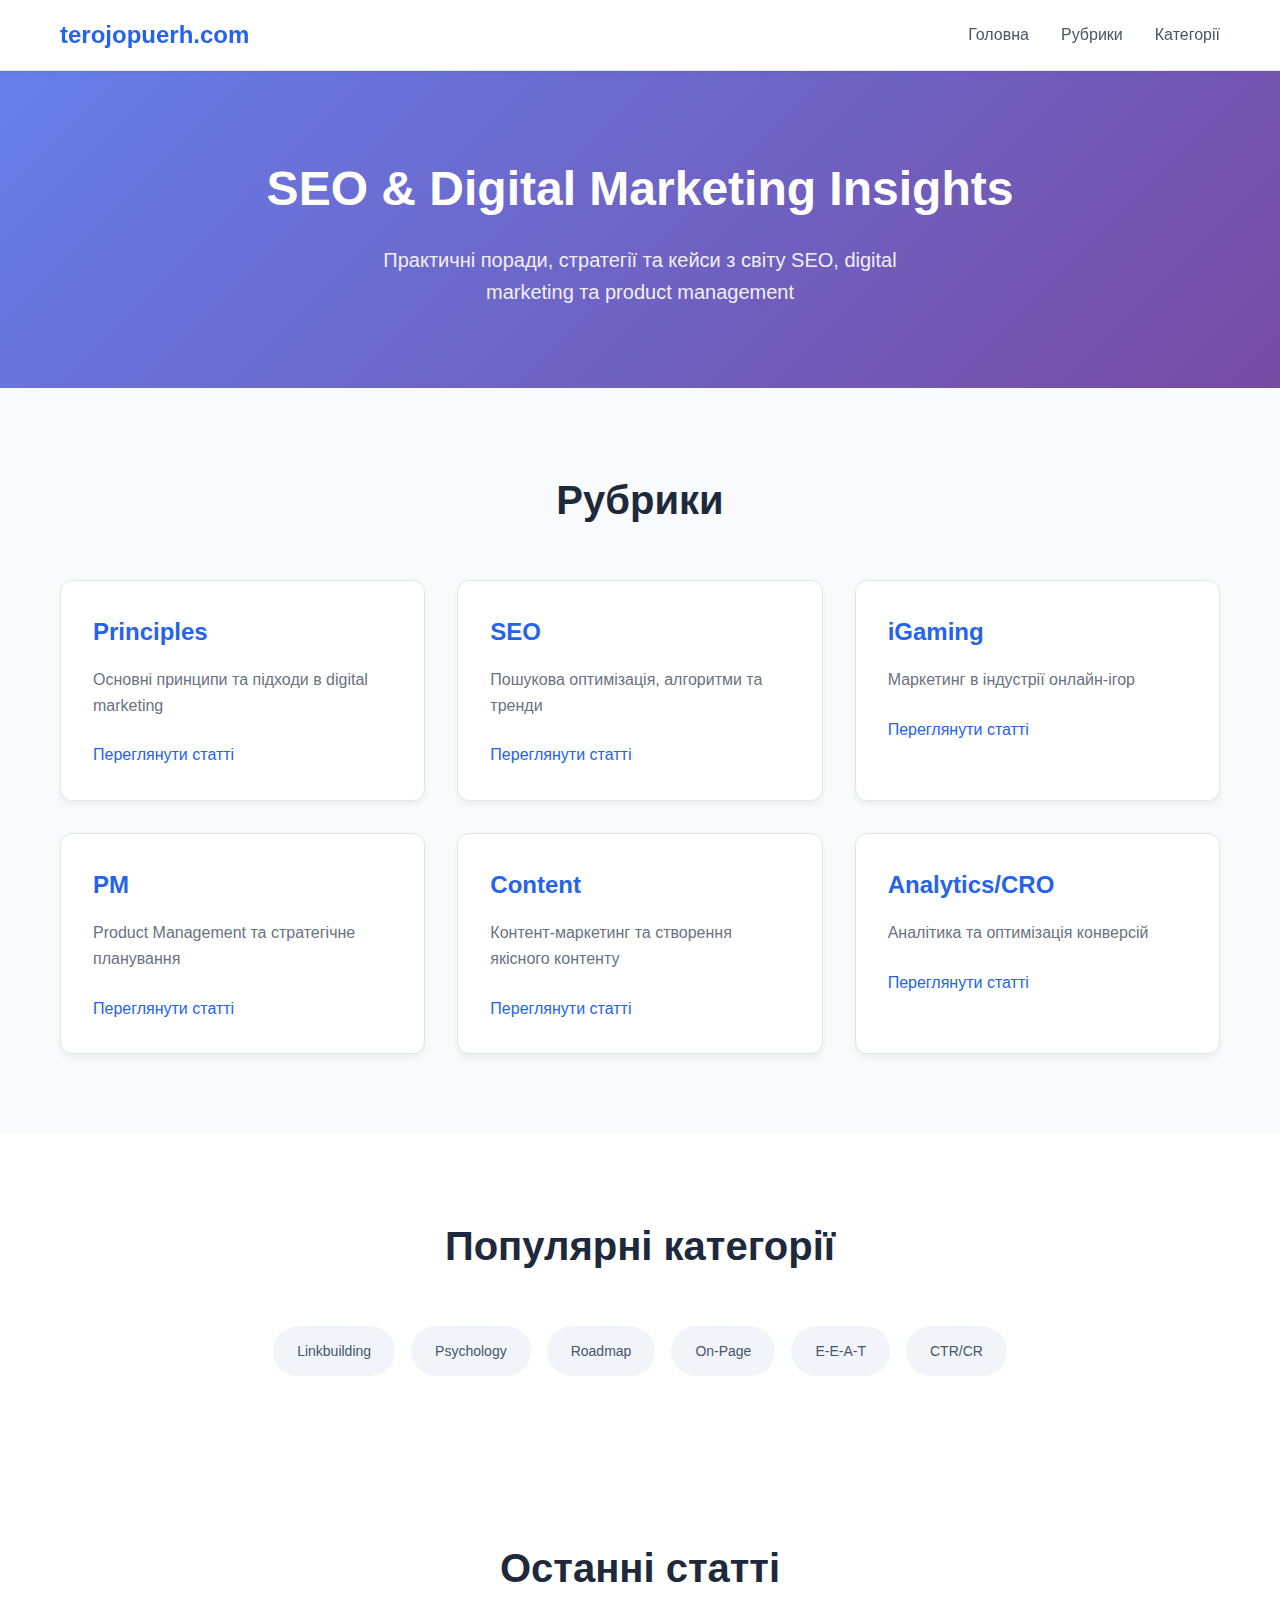
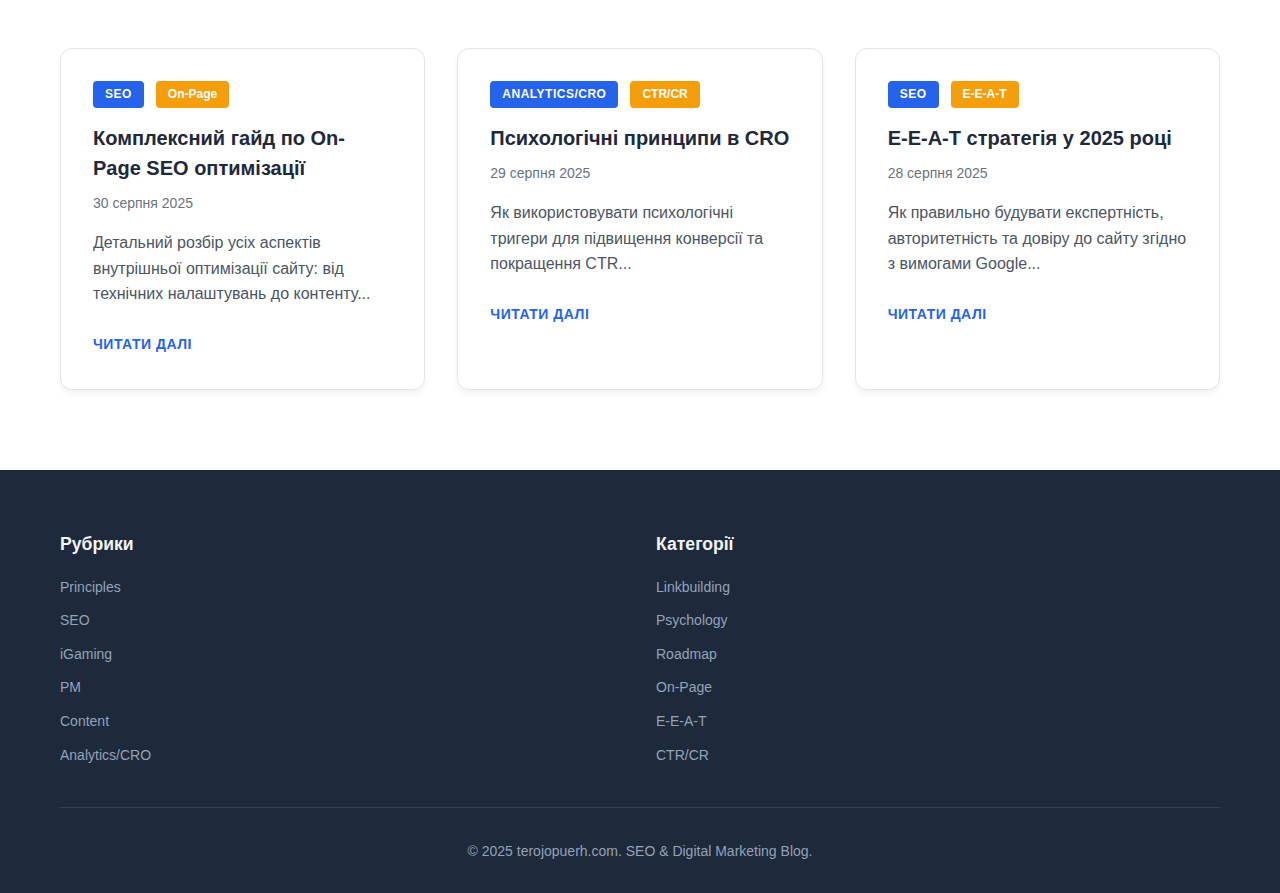
<file: index.html>
<!DOCTYPE html>
<html lang="uk">
<head>
    <meta charset="UTF-8">
    <meta name="viewport" content="width=device-width, initial-scale=1.0">
    <title>SEO & Digital Marketing Blog - terojopuerh.com</title>
    <link rel="stylesheet" href="styles.css">
</head>
<body>
    <header>
        <nav class="navbar">
            <div class="nav-container">
                <h1 class="nav-logo">terojopuerh.com</h1>
                <ul class="nav-menu">
                    <li class="nav-item">
                        <a href="#" class="nav-link">Головна</a>
                    </li>
                    <li class="nav-item dropdown">
                        <a href="#" class="nav-link">Рубрики</a>
                        <ul class="dropdown-menu">
                            <li><a href="#principles">Principles</a></li>
                            <li><a href="#seo">SEO</a></li>
                            <li><a href="#igaming">iGaming</a></li>
                            <li><a href="#pm">PM</a></li>
                            <li><a href="#content">Content</a></li>
                            <li><a href="#analytics">Analytics/CRO</a></li>
                        </ul>
                    </li>
                    <li class="nav-item dropdown">
                        <a href="#" class="nav-link">Категорії</a>
                        <ul class="dropdown-menu">
                            <li><a href="#linkbuilding">Linkbuilding</a></li>
                            <li><a href="#psychology">Psychology</a></li>
                            <li><a href="#roadmap">Roadmap</a></li>
                            <li><a href="#on-page">On-Page</a></li>
                            <li><a href="#eeat">E-E-A-T</a></li>
                            <li><a href="#ctr">CTR/CR</a></li>
                        </ul>
                    </li>
                </ul>
            </div>
        </nav>
    </header>

    <main>
        <section class="hero">
            <div class="container">
                <h2>SEO & Digital Marketing Insights</h2>
                <p>Практичні поради, стратегії та кейси з світу SEO, digital marketing та product management</p>
            </div>
        </section>

        <section class="sections-overview">
            <div class="container">
                <h2>Рубрики</h2>
                <div class="sections-grid">
                    <div class="section-card" id="principles">
                        <h3>Principles</h3>
                        <p>Основні принципи та підходи в digital marketing</p>
                        <a href="sections/principles.html" class="section-link">Переглянути статті</a>
                    </div>
                    <div class="section-card" id="seo">
                        <h3>SEO</h3>
                        <p>Пошукова оптимізація, алгоритми та тренди</p>
                        <a href="sections/seo.html" class="section-link">Переглянути статті</a>
                    </div>
                    <div class="section-card" id="igaming">
                        <h3>iGaming</h3>
                        <p>Маркетинг в індустрії онлайн-ігор</p>
                        <a href="sections/igaming.html" class="section-link">Переглянути статті</a>
                    </div>
                    <div class="section-card" id="pm">
                        <h3>PM</h3>
                        <p>Product Management та стратегічне планування</p>
                        <a href="sections/pm.html" class="section-link">Переглянути статті</a>
                    </div>
                    <div class="section-card" id="content">
                        <h3>Content</h3>
                        <p>Контент-маркетинг та створення якісного контенту</p>
                        <a href="sections/content.html" class="section-link">Переглянути статті</a>
                    </div>
                    <div class="section-card" id="analytics">
                        <h3>Analytics/CRO</h3>
                        <p>Аналітика та оптимізація конверсій</p>
                        <a href="sections/analytics.html" class="section-link">Переглянути статті</a>
                    </div>
                </div>
            </div>
        </section>

        <section class="categories-overview">
            <div class="container">
                <h2>Популярні категорії</h2>
                <div class="categories-grid">
                    <div class="category-tag" id="linkbuilding">
                        <a href="categories/linkbuilding.html">Linkbuilding</a>
                    </div>
                    <div class="category-tag" id="psychology">
                        <a href="categories/psychology.html">Psychology</a>
                    </div>
                    <div class="category-tag" id="roadmap">
                        <a href="categories/roadmap.html">Roadmap</a>
                    </div>
                    <div class="category-tag" id="on-page">
                        <a href="categories/on-page.html">On-Page</a>
                    </div>
                    <div class="category-tag" id="eeat">
                        <a href="categories/eeat.html">E-E-A-T</a>
                    </div>
                    <div class="category-tag" id="ctr">
                        <a href="categories/ctr.html">CTR/CR</a>
                    </div>
                </div>
            </div>
        </section>

        <section class="latest-posts">
            <div class="container">
                <h2>Останні статті</h2>
                <div class="posts-grid">
                    <article class="post-card">
                        <div class="post-meta">
                            <span class="post-section">SEO</span>
                            <span class="post-category">On-Page</span>
                        </div>
                        <h3><a href="posts/on-page-optimization-guide.html">Комплексний гайд по On-Page SEO оптимізації</a></h3>
                        <time class="post-date">30 серпня 2025</time>
                        <p class="post-excerpt">
                            Детальний розбір усіх аспектів внутрішньої оптимізації сайту: від технічних налаштувань до контенту...
                        </p>
                        <a href="posts/on-page-optimization-guide.html" class="read-more">Читати далі</a>
                    </article>

                    <article class="post-card">
                        <div class="post-meta">
                            <span class="post-section">Analytics/CRO</span>
                            <span class="post-category">CTR/CR</span>
                        </div>
                        <h3><a href="posts/cro-psychology-principles.html">Психологічні принципи в CRO</a></h3>
                        <time class="post-date">29 серпня 2025</time>
                        <p class="post-excerpt">
                            Як використовувати психологічні тригери для підвищення конверсії та покращення CTR...
                        </p>
                        <a href="posts/cro-psychology-principles.html" class="read-more">Читати далі</a>
                    </article>

                    <article class="post-card">
                        <div class="post-meta">
                            <span class="post-section">SEO</span>
                            <span class="post-category">E-E-A-T</span>
                        </div>
                        <h3><a href="posts/eeat-strategy-2025.html">E-E-A-T стратегія у 2025 році</a></h3>
                        <time class="post-date">28 серпня 2025</time>
                        <p class="post-excerpt">
                            Як правильно будувати експертність, авторитетність та довіру до сайту згідно з вимогами Google...
                        </p>
                        <a href="posts/eeat-strategy-2025.html" class="read-more">Читати далі</a>
                    </article>
                </div>
            </div>
        </section>
    </main>

    <footer>
        <div class="container">
            <div class="footer-content">
                <div class="footer-section">
                    <h4>Рубрики</h4>
                    <ul>
                        <li><a href="sections/principles.html">Principles</a></li>
                        <li><a href="sections/seo.html">SEO</a></li>
                        <li><a href="sections/igaming.html">iGaming</a></li>
                        <li><a href="sections/pm.html">PM</a></li>
                        <li><a href="sections/content.html">Content</a></li>
                        <li><a href="sections/analytics.html">Analytics/CRO</a></li>
                    </ul>
                </div>
                <div class="footer-section">
                    <h4>Категорії</h4>
                    <ul>
                        <li><a href="categories/linkbuilding.html">Linkbuilding</a></li>
                        <li><a href="categories/psychology.html">Psychology</a></li>
                        <li><a href="categories/roadmap.html">Roadmap</a></li>
                        <li><a href="categories/on-page.html">On-Page</a></li>
                        <li><a href="categories/eeat.html">E-E-A-T</a></li>
                        <li><a href="categories/ctr.html">CTR/CR</a></li>
                    </ul>
                </div>
            </div>
            <div class="footer-bottom">
                <p>&copy; 2025 terojopuerh.com. SEO & Digital Marketing Blog.</p>
            </div>
        </div>
    </footer>
</body>
</html>
</file>
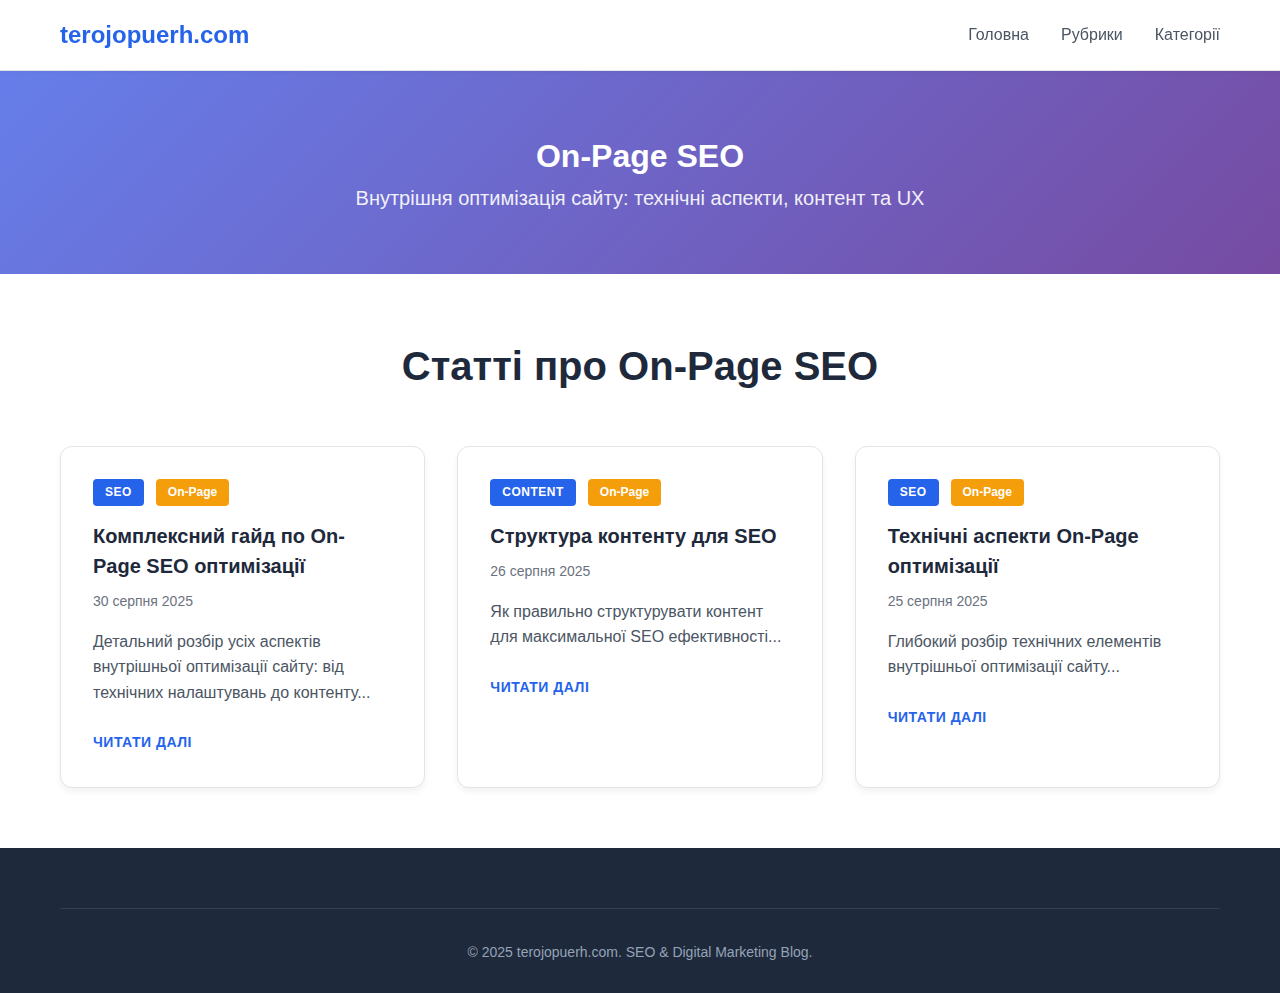
<file: categories/on-page.html>
<!DOCTYPE html>
<html lang="uk">
<head>
    <meta charset="UTF-8">
    <meta name="viewport" content="width=device-width, initial-scale=1.0">
    <title>On-Page SEO - Категорія - terojopuerh.com</title>
    <link rel="stylesheet" href="../styles.css">
</head>
<body>
    <header>
        <nav class="navbar">
            <div class="nav-container">
                <h1 class="nav-logo"><a href="../index.html" style="text-decoration: none; color: inherit;">terojopuerh.com</a></h1>
                <ul class="nav-menu">
                    <li class="nav-item">
                        <a href="../index.html" class="nav-link">Головна</a>
                    </li>
                    <li class="nav-item dropdown">
                        <a href="#" class="nav-link">Рубрики</a>
                        <ul class="dropdown-menu">
                            <li><a href="../sections/principles.html">Principles</a></li>
                            <li><a href="../sections/seo.html">SEO</a></li>
                            <li><a href="../sections/igaming.html">iGaming</a></li>
                            <li><a href="../sections/pm.html">PM</a></li>
                            <li><a href="../sections/content.html">Content</a></li>
                            <li><a href="../sections/analytics.html">Analytics/CRO</a></li>
                        </ul>
                    </li>
                    <li class="nav-item dropdown">
                        <a href="#" class="nav-link">Категорії</a>
                        <ul class="dropdown-menu">
                            <li><a href="linkbuilding.html">Linkbuilding</a></li>
                            <li><a href="psychology.html">Psychology</a></li>
                            <li><a href="roadmap.html">Roadmap</a></li>
                            <li><a href="on-page.html">On-Page</a></li>
                            <li><a href="eeat.html">E-E-A-T</a></li>
                            <li><a href="ctr.html">CTR/CR</a></li>
                        </ul>
                    </li>
                </ul>
            </div>
        </nav>
    </header>

    <main>
        <section class="hero" style="padding: 60px 0;">
            <div class="container">
                <h1>On-Page SEO</h1>
                <p>Внутрішня оптимізація сайту: технічні аспекти, контент та UX</p>
            </div>
        </section>

        <section class="latest-posts" style="padding: 60px 0;">
            <div class="container">
                <h2>Статті про On-Page SEO</h2>
                <div class="posts-grid">
                    <article class="post-card">
                        <div class="post-meta">
                            <span class="post-section">SEO</span>
                            <span class="post-category">On-Page</span>
                        </div>
                        <h3><a href="../posts/on-page-optimization-guide.html">Комплексний гайд по On-Page SEO оптимізації</a></h3>
                        <time class="post-date">30 серпня 2025</time>
                        <p class="post-excerpt">
                            Детальний розбір усіх аспектів внутрішньої оптимізації сайту: від технічних налаштувань до контенту...
                        </p>
                        <a href="../posts/on-page-optimization-guide.html" class="read-more">Читати далі</a>
                    </article>

                    <article class="post-card">
                        <div class="post-meta">
                            <span class="post-section">Content</span>
                            <span class="post-category">On-Page</span>
                        </div>
                        <h3><a href="#">Структура контенту для SEO</a></h3>
                        <time class="post-date">26 серпня 2025</time>
                        <p class="post-excerpt">
                            Як правильно структурувати контент для максимальної SEO ефективності...
                        </p>
                        <a href="#" class="read-more">Читати далі</a>
                    </article>

                    <article class="post-card">
                        <div class="post-meta">
                            <span class="post-section">SEO</span>
                            <span class="post-category">On-Page</span>
                        </div>
                        <h3><a href="#">Технічні аспекти On-Page оптимізації</a></h3>
                        <time class="post-date">25 серпня 2025</time>
                        <p class="post-excerpt">
                            Глибокий розбір технічних елементів внутрішньої оптимізації сайту...
                        </p>
                        <a href="#" class="read-more">Читати далі</a>
                    </article>
                </div>
            </div>
        </section>
    </main>

    <footer>
        <div class="container">
            <div class="footer-bottom">
                <p>&copy; 2025 terojopuerh.com. SEO & Digital Marketing Blog.</p>
            </div>
        </div>
    </footer>
</body>
</html>
</file>
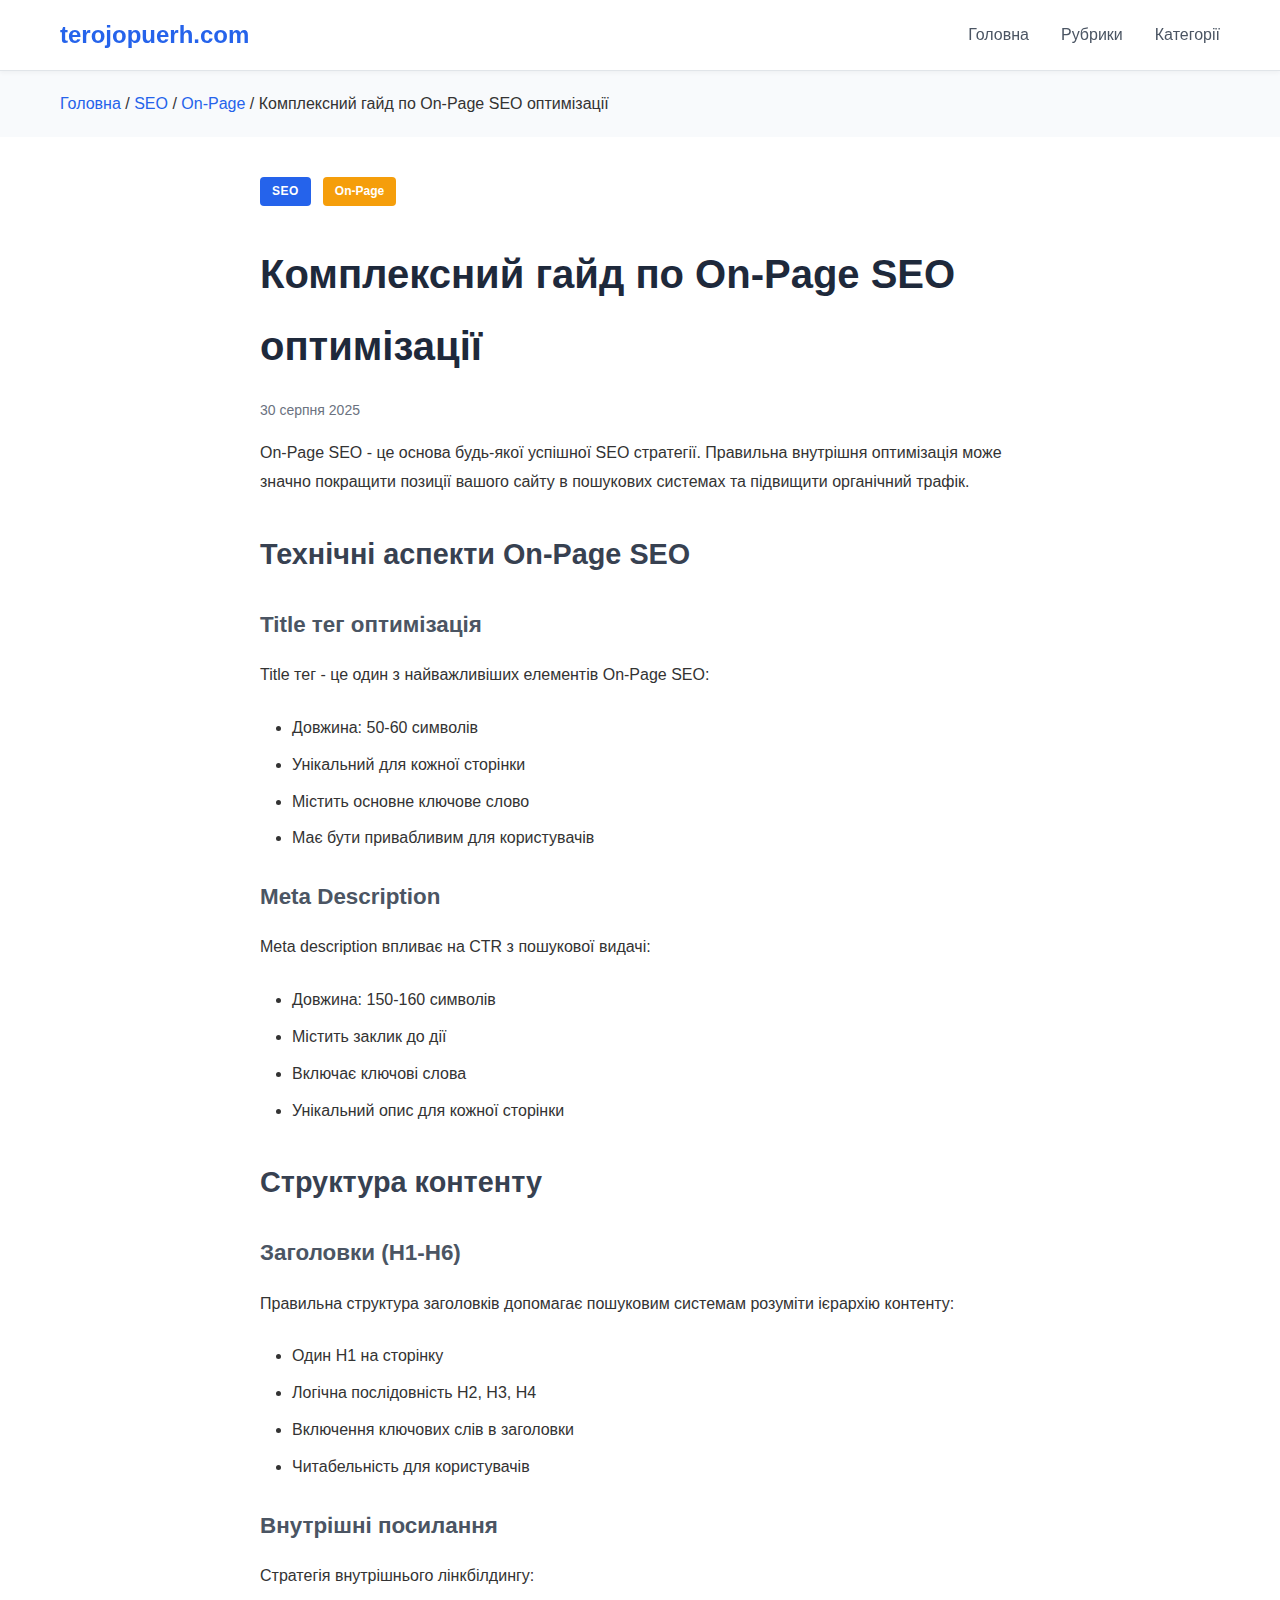
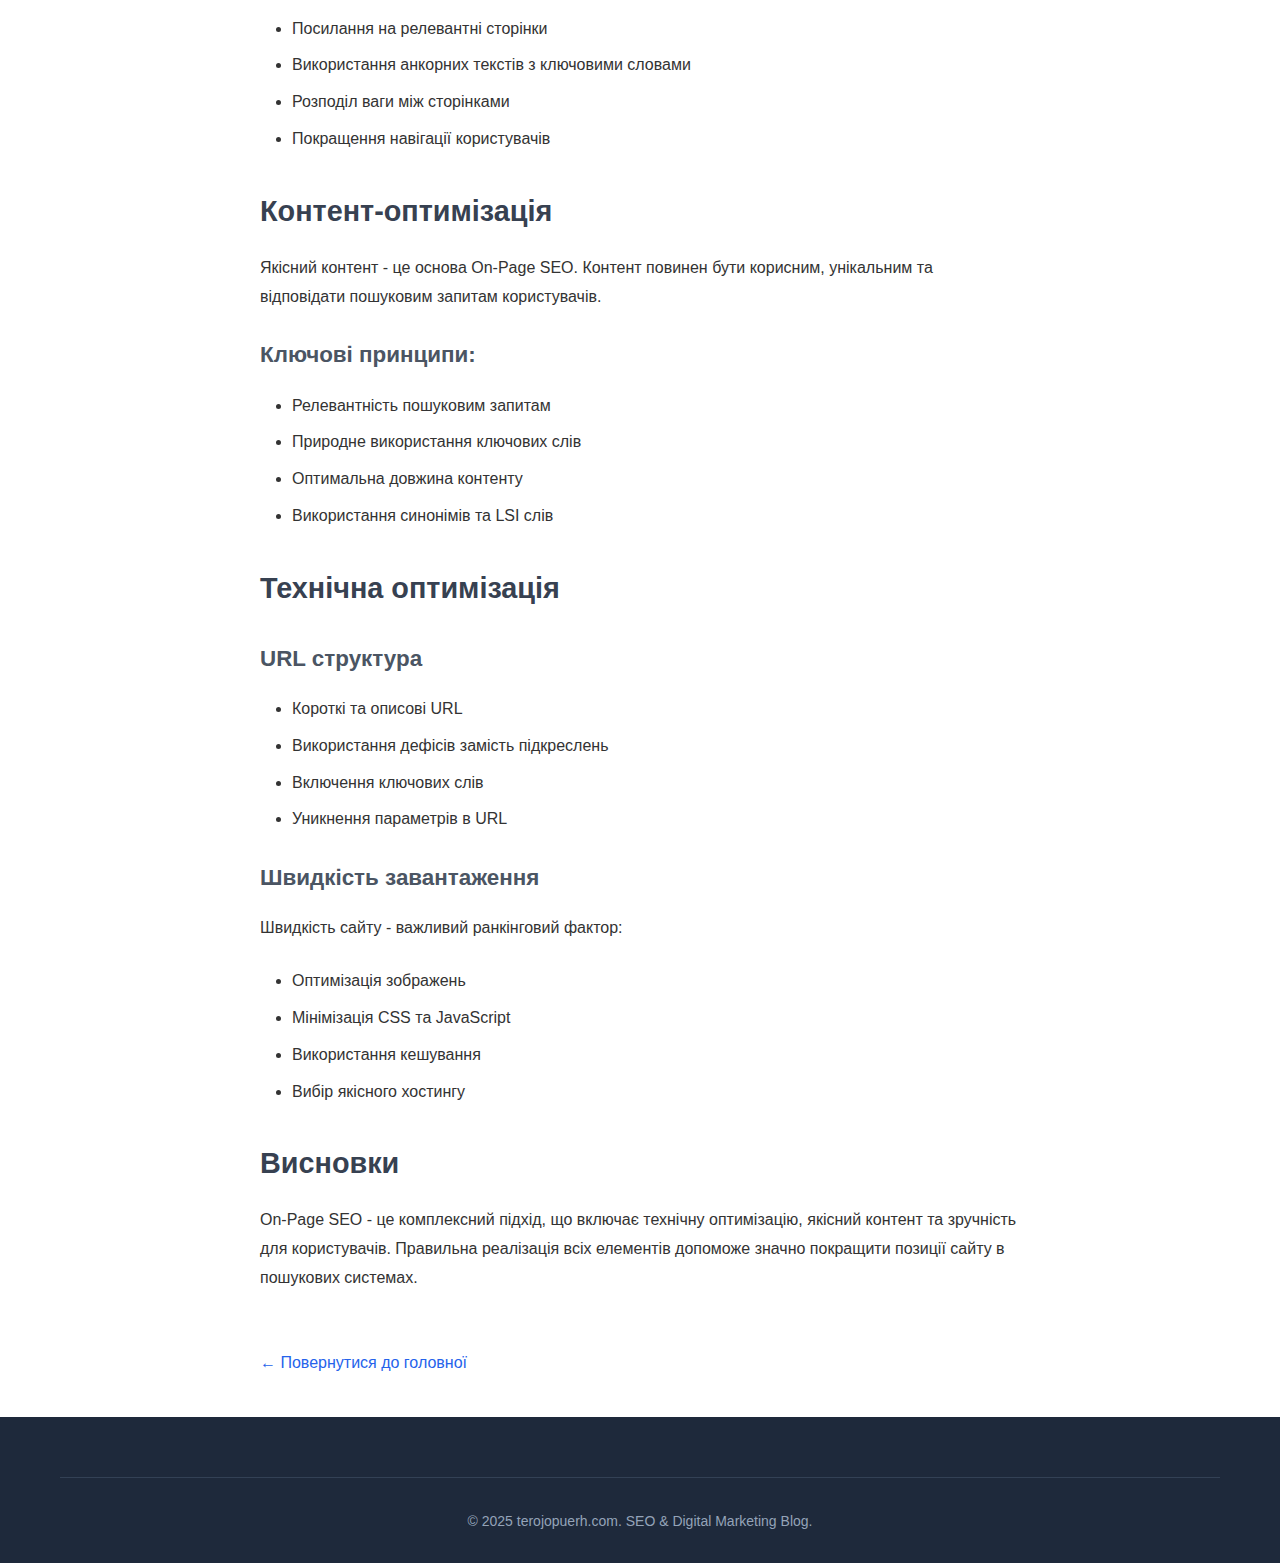
<file: posts/on-page-optimization-guide.html>
<!DOCTYPE html>
<html lang="uk">
<head>
    <meta charset="UTF-8">
    <meta name="viewport" content="width=device-width, initial-scale=1.0">
    <title>Комплексний гайд по On-Page SEO оптимізації - terojopuerh.com</title>
    <link rel="stylesheet" href="../styles.css">
    <style>
        .post-content {
            max-width: 800px;
            margin: 0 auto;
            padding: 40px 20px;
            line-height: 1.8;
        }
        .post-content h1 {
            font-size: 2.5rem;
            margin-bottom: 1rem;
            color: #1e293b;
        }
        .post-content h2 {
            font-size: 1.8rem;
            margin: 2rem 0 1rem 0;
            color: #374151;
        }
        .post-content h3 {
            font-size: 1.4rem;
            margin: 1.5rem 0 1rem 0;
            color: #4b5563;
        }
        .post-content p {
            margin-bottom: 1.5rem;
        }
        .post-content ul {
            margin-bottom: 1.5rem;
            padding-left: 2rem;
        }
        .post-content li {
            margin-bottom: 0.5rem;
        }
        .breadcrumb {
            padding: 20px 0;
            background: #f8fafc;
        }
        .breadcrumb a {
            color: #2563eb;
            text-decoration: none;
        }
        .back-link {
            display: inline-block;
            margin-top: 2rem;
            color: #2563eb;
            text-decoration: none;
            font-weight: 500;
        }
    </style>
</head>
<body>
    <header>
        <nav class="navbar">
            <div class="nav-container">
                <h1 class="nav-logo"><a href="../index.html" style="text-decoration: none; color: inherit;">terojopuerh.com</a></h1>
                <ul class="nav-menu">
                    <li class="nav-item">
                        <a href="../index.html" class="nav-link">Головна</a>
                    </li>
                    <li class="nav-item dropdown">
                        <a href="#" class="nav-link">Рубрики</a>
                        <ul class="dropdown-menu">
                            <li><a href="../sections/principles.html">Principles</a></li>
                            <li><a href="../sections/seo.html">SEO</a></li>
                            <li><a href="../sections/igaming.html">iGaming</a></li>
                            <li><a href="../sections/pm.html">PM</a></li>
                            <li><a href="../sections/content.html">Content</a></li>
                            <li><a href="../sections/analytics.html">Analytics/CRO</a></li>
                        </ul>
                    </li>
                    <li class="nav-item dropdown">
                        <a href="#" class="nav-link">Категорії</a>
                        <ul class="dropdown-menu">
                            <li><a href="../categories/linkbuilding.html">Linkbuilding</a></li>
                            <li><a href="../categories/psychology.html">Psychology</a></li>
                            <li><a href="../categories/roadmap.html">Roadmap</a></li>
                            <li><a href="../categories/on-page.html">On-Page</a></li>
                            <li><a href="../categories/eeat.html">E-E-A-T</a></li>
                            <li><a href="../categories/ctr.html">CTR/CR</a></li>
                        </ul>
                    </li>
                </ul>
            </div>
        </nav>
    </header>

    <div class="breadcrumb">
        <div class="container">
            <a href="../index.html">Головна</a> / <a href="../sections/seo.html">SEO</a> / <a href="../categories/on-page.html">On-Page</a> / Комплексний гайд по On-Page SEO оптимізації
        </div>
    </div>

    <article class="post-content">
        <div class="post-meta" style="margin-bottom: 2rem;">
            <span class="post-section">SEO</span>
            <span class="post-category">On-Page</span>
        </div>
        
        <h1>Комплексний гайд по On-Page SEO оптимізації</h1>
        <time class="post-date" style="font-size: 14px; color: #6b7280;">30 серпня 2025</time>

        <p>On-Page SEO - це основа будь-якої успішної SEO стратегії. Правильна внутрішня оптимізація може значно покращити позиції вашого сайту в пошукових системах та підвищити органічний трафік.</p>

        <h2>Технічні аспекти On-Page SEO</h2>

        <h3>Title тег оптимізація</h3>
        <p>Title тег - це один з найважливіших елементів On-Page SEO:</p>
        <ul>
            <li>Довжина: 50-60 символів</li>
            <li>Унікальний для кожної сторінки</li>
            <li>Містить основне ключове слово</li>
            <li>Має бути привабливим для користувачів</li>
        </ul>

        <h3>Meta Description</h3>
        <p>Meta description впливає на CTR з пошукової видачі:</p>
        <ul>
            <li>Довжина: 150-160 символів</li>
            <li>Містить заклик до дії</li>
            <li>Включає ключові слова</li>
            <li>Унікальний опис для кожної сторінки</li>
        </ul>

        <h2>Структура контенту</h2>

        <h3>Заголовки (H1-H6)</h3>
        <p>Правильна структура заголовків допомагає пошуковим системам розуміти ієрархію контенту:</p>
        <ul>
            <li>Один H1 на сторінку</li>
            <li>Логічна послідовність H2, H3, H4</li>
            <li>Включення ключових слів в заголовки</li>
            <li>Читабельність для користувачів</li>
        </ul>

        <h3>Внутрішні посилання</h3>
        <p>Стратегія внутрішнього лінкбілдингу:</p>
        <ul>
            <li>Посилання на релевантні сторінки</li>
            <li>Використання анкорних текстів з ключовими словами</li>
            <li>Розподіл ваги між сторінками</li>
            <li>Покращення навігації користувачів</li>
        </ul>

        <h2>Контент-оптимізація</h2>

        <p>Якісний контент - це основа On-Page SEO. Контент повинен бути корисним, унікальним та відповідати пошуковим запитам користувачів.</p>

        <h3>Ключові принципи:</h3>
        <ul>
            <li>Релевантність пошуковим запитам</li>
            <li>Природне використання ключових слів</li>
            <li>Оптимальна довжина контенту</li>
            <li>Використання синонімів та LSI слів</li>
        </ul>

        <h2>Технічна оптимізація</h2>

        <h3>URL структура</h3>
        <ul>
            <li>Короткі та описові URL</li>
            <li>Використання дефісів замість підкреслень</li>
            <li>Включення ключових слів</li>
            <li>Уникнення параметрів в URL</li>
        </ul>

        <h3>Швидкість завантаження</h3>
        <p>Швидкість сайту - важливий ранкінговий фактор:</p>
        <ul>
            <li>Оптимізація зображень</li>
            <li>Мінімізація CSS та JavaScript</li>
            <li>Використання кешування</li>
            <li>Вибір якісного хостингу</li>
        </ul>

        <h2>Висновки</h2>

        <p>On-Page SEO - це комплексний підхід, що включає технічну оптимізацію, якісний контент та зручність для користувачів. Правильна реалізація всіх елементів допоможе значно покращити позиції сайту в пошукових системах.</p>

        <a href="../index.html" class="back-link">← Повернутися до головної</a>
    </article>

    <footer>
        <div class="container">
            <div class="footer-bottom">
                <p>&copy; 2025 terojopuerh.com. SEO & Digital Marketing Blog.</p>
            </div>
        </div>
    </footer>
</body>
</html>
</file>
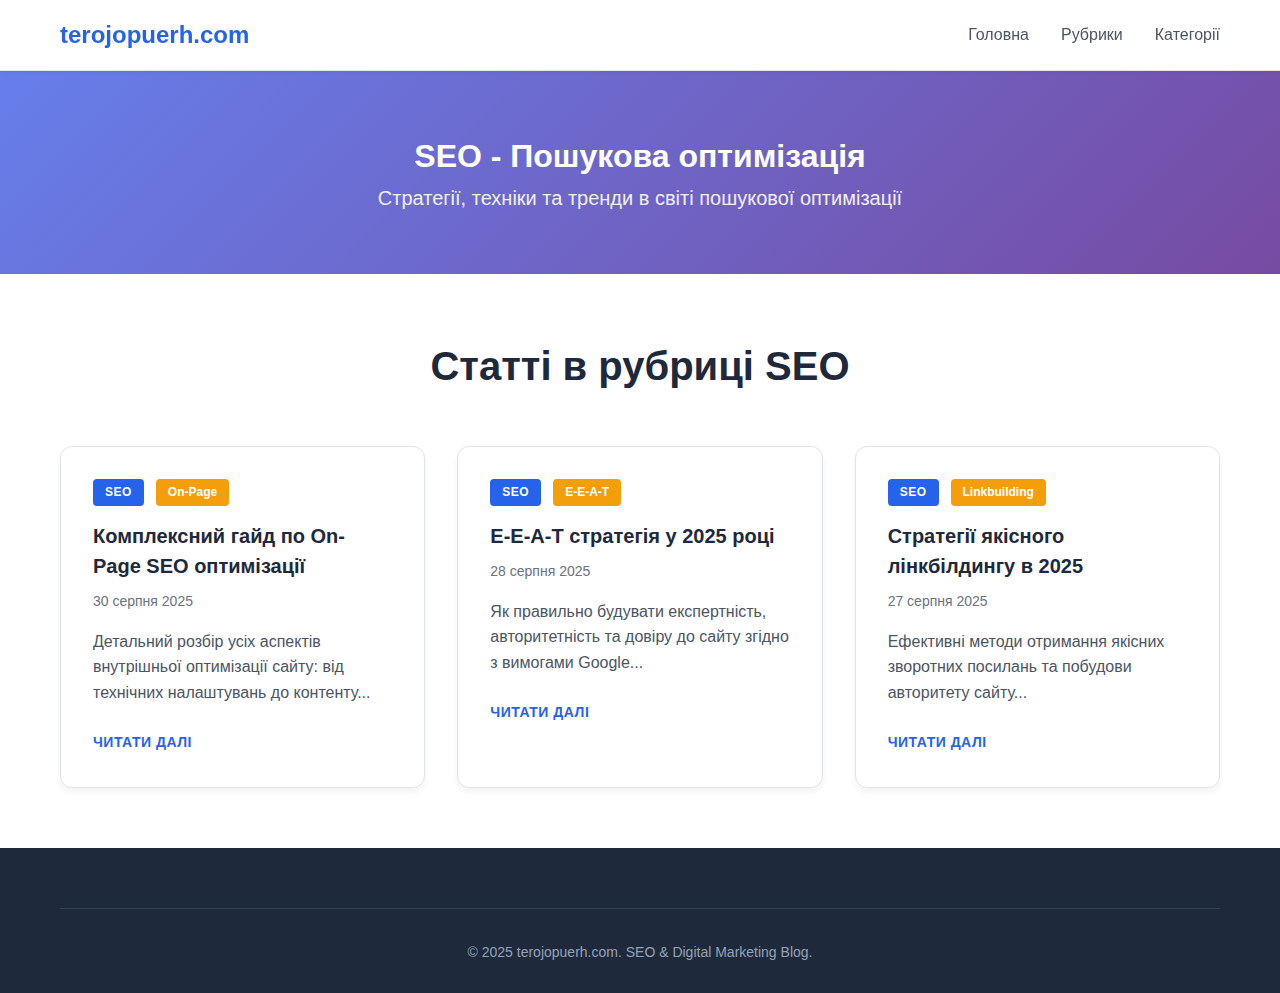
<file: sections/seo.html>
<!DOCTYPE html>
<html lang="uk">
<head>
    <meta charset="UTF-8">
    <meta name="viewport" content="width=device-width, initial-scale=1.0">
    <title>SEO - Рубрика - terojopuerh.com</title>
    <link rel="stylesheet" href="../styles.css">
</head>
<body>
    <header>
        <nav class="navbar">
            <div class="nav-container">
                <h1 class="nav-logo"><a href="../index.html" style="text-decoration: none; color: inherit;">terojopuerh.com</a></h1>
                <ul class="nav-menu">
                    <li class="nav-item">
                        <a href="../index.html" class="nav-link">Головна</a>
                    </li>
                    <li class="nav-item dropdown">
                        <a href="#" class="nav-link">Рубрики</a>
                        <ul class="dropdown-menu">
                            <li><a href="principles.html">Principles</a></li>
                            <li><a href="seo.html">SEO</a></li>
                            <li><a href="igaming.html">iGaming</a></li>
                            <li><a href="pm.html">PM</a></li>
                            <li><a href="content.html">Content</a></li>
                            <li><a href="analytics.html">Analytics/CRO</a></li>
                        </ul>
                    </li>
                    <li class="nav-item dropdown">
                        <a href="#" class="nav-link">Категорії</a>
                        <ul class="dropdown-menu">
                            <li><a href="../categories/linkbuilding.html">Linkbuilding</a></li>
                            <li><a href="../categories/psychology.html">Psychology</a></li>
                            <li><a href="../categories/roadmap.html">Roadmap</a></li>
                            <li><a href="../categories/on-page.html">On-Page</a></li>
                            <li><a href="../categories/eeat.html">E-E-A-T</a></li>
                            <li><a href="../categories/ctr.html">CTR/CR</a></li>
                        </ul>
                    </li>
                </ul>
            </div>
        </nav>
    </header>

    <main>
        <section class="hero" style="padding: 60px 0;">
            <div class="container">
                <h1>SEO - Пошукова оптимізація</h1>
                <p>Стратегії, техніки та тренди в світі пошукової оптимізації</p>
            </div>
        </section>

        <section class="latest-posts" style="padding: 60px 0;">
            <div class="container">
                <h2>Статті в рубриці SEO</h2>
                <div class="posts-grid">
                    <article class="post-card">
                        <div class="post-meta">
                            <span class="post-section">SEO</span>
                            <span class="post-category">On-Page</span>
                        </div>
                        <h3><a href="../posts/on-page-optimization-guide.html">Комплексний гайд по On-Page SEO оптимізації</a></h3>
                        <time class="post-date">30 серпня 2025</time>
                        <p class="post-excerpt">
                            Детальний розбір усіх аспектів внутрішньої оптимізації сайту: від технічних налаштувань до контенту...
                        </p>
                        <a href="../posts/on-page-optimization-guide.html" class="read-more">Читати далі</a>
                    </article>

                    <article class="post-card">
                        <div class="post-meta">
                            <span class="post-section">SEO</span>
                            <span class="post-category">E-E-A-T</span>
                        </div>
                        <h3><a href="../posts/eeat-strategy-2025.html">E-E-A-T стратегія у 2025 році</a></h3>
                        <time class="post-date">28 серпня 2025</time>
                        <p class="post-excerpt">
                            Як правильно будувати експертність, авторитетність та довіру до сайту згідно з вимогами Google...
                        </p>
                        <a href="../posts/eeat-strategy-2025.html" class="read-more">Читати далі</a>
                    </article>

                    <article class="post-card">
                        <div class="post-meta">
                            <span class="post-section">SEO</span>
                            <span class="post-category">Linkbuilding</span>
                        </div>
                        <h3><a href="#">Стратегії якісного лінкбілдингу в 2025</a></h3>
                        <time class="post-date">27 серпня 2025</time>
                        <p class="post-excerpt">
                            Ефективні методи отримання якісних зворотних посилань та побудови авторитету сайту...
                        </p>
                        <a href="#" class="read-more">Читати далі</a>
                    </article>
                </div>
            </div>
        </section>
    </main>

    <footer>
        <div class="container">
            <div class="footer-bottom">
                <p>&copy; 2025 terojopuerh.com. SEO & Digital Marketing Blog.</p>
            </div>
        </div>
    </footer>
</body>
</html>
</file>
<file: styles.css>
* {
    margin: 0;
    padding: 0;
    box-sizing: border-box;
}

body {
    font-family: -apple-system, BlinkMacSystemFont, 'Segoe UI', Roboto, Oxygen, Ubuntu, Cantarell, sans-serif;
    line-height: 1.6;
    color: #333;
    background-color: #ffffff;
}

.container {
    max-width: 1200px;
    margin: 0 auto;
    padding: 0 20px;
}

.navbar {
    background: #ffffff;
    border-bottom: 1px solid #e1e5e9;
    position: sticky;
    top: 0;
    z-index: 1000;
    box-shadow: 0 2px 4px rgba(0,0,0,0.04);
}

.nav-container {
    max-width: 1200px;
    margin: 0 auto;
    padding: 0 20px;
    display: flex;
    justify-content: space-between;
    align-items: center;
    height: 70px;
}

.nav-logo {
    color: #2563eb;
    font-size: 1.5rem;
    font-weight: 700;
    text-decoration: none;
}

.nav-menu {
    display: flex;
    list-style: none;
    gap: 2rem;
}

.nav-item {
    position: relative;
}

.nav-link {
    color: #4b5563;
    text-decoration: none;
    font-weight: 500;
    transition: color 0.3s ease;
    padding: 0.5rem 0;
}

.nav-link:hover {
    color: #2563eb;
}

.dropdown {
    position: relative;
}

.dropdown-menu {
    position: absolute;
    top: 100%;
    left: 0;
    background: white;
    border: 1px solid #e1e5e9;
    border-radius: 8px;
    box-shadow: 0 10px 25px rgba(0,0,0,0.1);
    min-width: 200px;
    opacity: 0;
    visibility: hidden;
    transform: translateY(-10px);
    transition: all 0.3s ease;
    z-index: 1001;
}

.dropdown:hover .dropdown-menu {
    opacity: 1;
    visibility: visible;
    transform: translateY(0);
}

.dropdown-menu li {
    list-style: none;
}

.dropdown-menu a {
    display: block;
    padding: 12px 16px;
    color: #4b5563;
    text-decoration: none;
    font-size: 14px;
    transition: all 0.2s ease;
    border-bottom: 1px solid #f3f4f6;
}

.dropdown-menu a:hover {
    background-color: #f8fafc;
    color: #2563eb;
}

.dropdown-menu li:last-child a {
    border-bottom: none;
}

.hero {
    background: linear-gradient(135deg, #667eea 0%, #764ba2 100%);
    color: white;
    padding: 80px 0;
    text-align: center;
}

.hero h2 {
    font-size: 3rem;
    font-weight: 700;
    margin-bottom: 1rem;
}

.hero p {
    font-size: 1.25rem;
    opacity: 0.9;
    max-width: 600px;
    margin: 0 auto;
}

.sections-overview, .categories-overview, .latest-posts {
    padding: 80px 0;
}

.sections-overview {
    background-color: #f8fafc;
}

.sections-overview h2, .categories-overview h2, .latest-posts h2 {
    text-align: center;
    font-size: 2.5rem;
    margin-bottom: 3rem;
    color: #1e293b;
}

.sections-grid {
    display: grid;
    grid-template-columns: repeat(auto-fit, minmax(350px, 1fr));
    gap: 2rem;
    margin-top: 2rem;
}

.section-card {
    background: white;
    padding: 2rem;
    border-radius: 12px;
    box-shadow: 0 4px 6px rgba(0,0,0,0.05);
    border: 1px solid #e1e5e9;
    transition: all 0.3s ease;
}

.section-card:hover {
    transform: translateY(-4px);
    box-shadow: 0 10px 25px rgba(0,0,0,0.1);
}

.section-card h3 {
    color: #2563eb;
    font-size: 1.5rem;
    margin-bottom: 1rem;
    font-weight: 600;
}

.section-card p {
    color: #6b7280;
    margin-bottom: 1.5rem;
    line-height: 1.6;
}

.section-link {
    color: #2563eb;
    text-decoration: none;
    font-weight: 500;
    display: inline-flex;
    align-items: center;
    transition: color 0.3s ease;
}

.section-link:hover {
    color: #1d4ed8;
}

.categories-grid {
    display: flex;
    flex-wrap: wrap;
    gap: 1rem;
    justify-content: center;
    margin-top: 2rem;
}

.category-tag {
    background: #f1f5f9;
    border-radius: 25px;
    padding: 0.75rem 1.5rem;
    transition: all 0.3s ease;
}

.category-tag:hover {
    background: #2563eb;
    transform: translateY(-2px);
}

.category-tag a {
    color: #475569;
    text-decoration: none;
    font-weight: 500;
    font-size: 14px;
}

.category-tag:hover a {
    color: white;
}

.posts-grid {
    display: grid;
    grid-template-columns: repeat(auto-fit, minmax(350px, 1fr));
    gap: 2rem;
    margin-top: 2rem;
}

.post-card {
    background: white;
    border-radius: 12px;
    overflow: hidden;
    box-shadow: 0 4px 6px rgba(0,0,0,0.05);
    border: 1px solid #e1e5e9;
    transition: all 0.3s ease;
}

.post-card:hover {
    transform: translateY(-4px);
    box-shadow: 0 10px 25px rgba(0,0,0,0.1);
}

.post-card {
    padding: 2rem;
}

.post-meta {
    display: flex;
    gap: 0.75rem;
    margin-bottom: 1rem;
}

.post-section {
    background: #2563eb;
    color: white;
    padding: 0.25rem 0.75rem;
    border-radius: 4px;
    font-size: 12px;
    font-weight: 600;
    text-transform: uppercase;
    letter-spacing: 0.5px;
}

.post-category {
    background: #f59e0b;
    color: white;
    padding: 0.25rem 0.75rem;
    border-radius: 4px;
    font-size: 12px;
    font-weight: 600;
}

.post-card h3 {
    margin-bottom: 0.5rem;
}

.post-card h3 a {
    color: #1e293b;
    text-decoration: none;
    font-size: 1.25rem;
    font-weight: 600;
    line-height: 1.4;
}

.post-card h3 a:hover {
    color: #2563eb;
}

.post-date {
    color: #6b7280;
    font-size: 14px;
    margin-bottom: 1rem;
    display: block;
}

.post-excerpt {
    color: #4b5563;
    margin-bottom: 1.5rem;
    line-height: 1.6;
}

.read-more {
    color: #2563eb;
    text-decoration: none;
    font-weight: 600;
    font-size: 14px;
    text-transform: uppercase;
    letter-spacing: 0.5px;
}

.read-more:hover {
    color: #1d4ed8;
}

footer {
    background: #1e293b;
    color: white;
    padding: 60px 0 30px;
}

.footer-content {
    display: grid;
    grid-template-columns: repeat(auto-fit, minmax(250px, 1fr));
    gap: 2rem;
    margin-bottom: 2rem;
}

.footer-section h4 {
    margin-bottom: 1rem;
    font-size: 1.1rem;
    color: #f1f5f9;
}

.footer-section ul {
    list-style: none;
}

.footer-section ul li {
    margin-bottom: 0.5rem;
}

.footer-section ul li a {
    color: #94a3b8;
    text-decoration: none;
    font-size: 14px;
    transition: color 0.3s ease;
}

.footer-section ul li a:hover {
    color: #2563eb;
}

.footer-bottom {
    border-top: 1px solid #334155;
    padding-top: 2rem;
    text-align: center;
}

.footer-bottom p {
    color: #94a3b8;
    font-size: 14px;
}

@media (max-width: 768px) {
    .nav-container {
        flex-direction: column;
        height: auto;
        padding: 1rem 20px;
    }
    
    .nav-menu {
        margin-top: 1rem;
        gap: 1rem;
    }
    
    .hero h2 {
        font-size: 2rem;
    }
    
    .hero p {
        font-size: 1rem;
    }
    
    .sections-grid, .posts-grid {
        grid-template-columns: 1fr;
    }
    
    .dropdown-menu {
        position: static;
        opacity: 1;
        visibility: visible;
        transform: none;
        box-shadow: none;
        border: none;
        background: transparent;
        margin-top: 0.5rem;
    }
    
    .dropdown-menu a {
        padding: 8px 0;
        border-bottom: none;
        color: #4b5563;
    }
}
</file>
